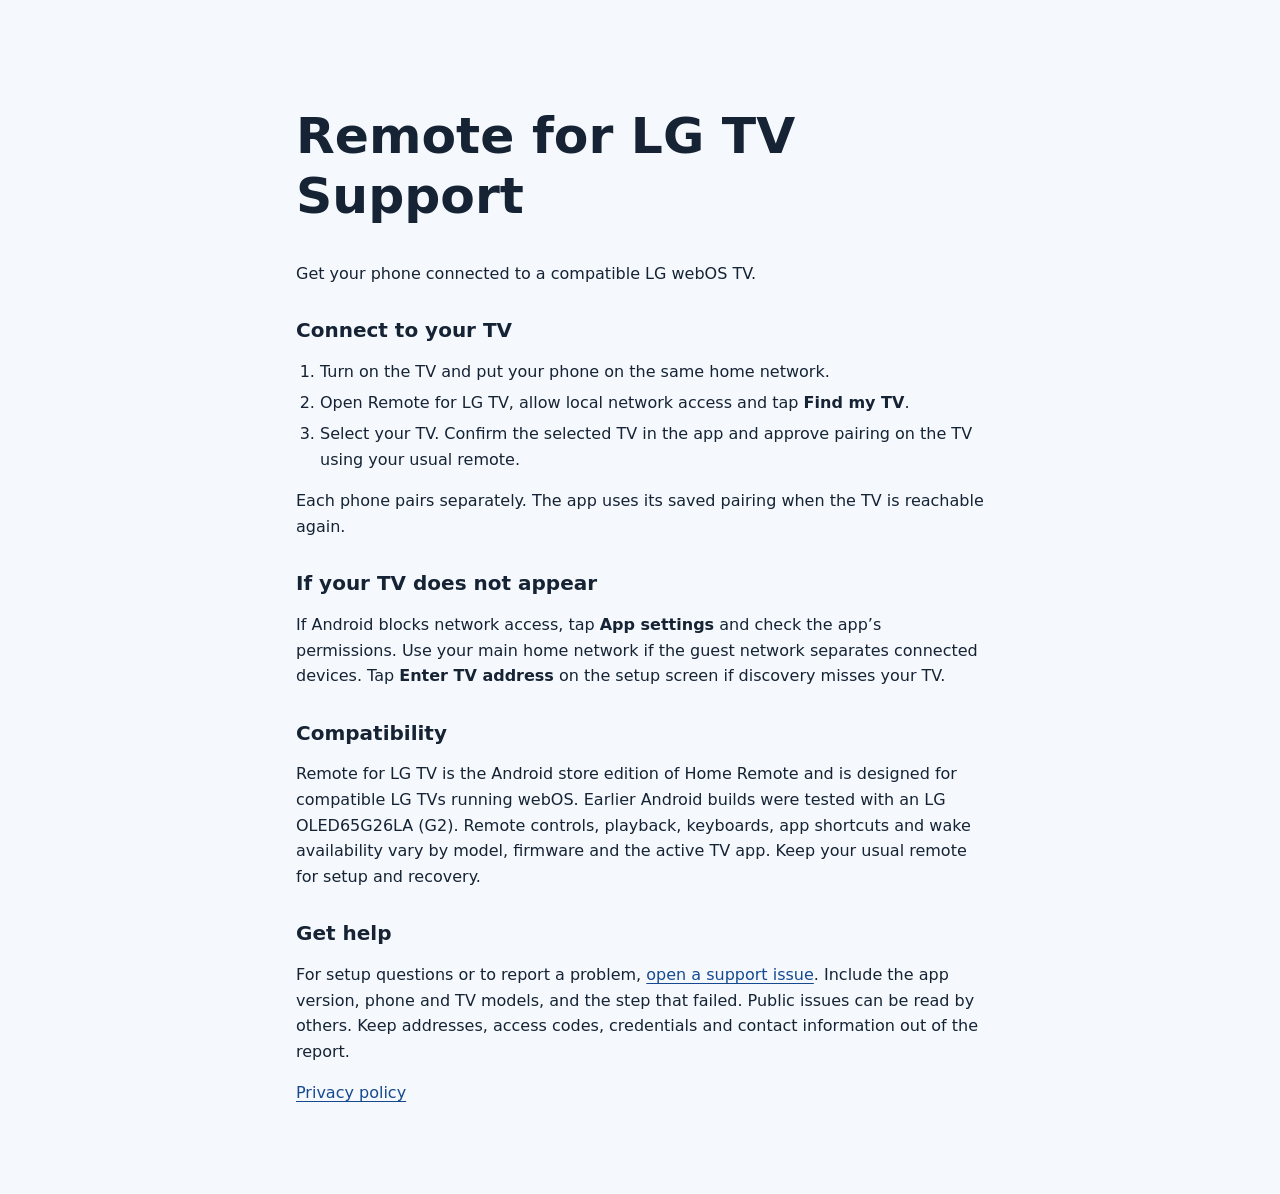
<file: docs/index.html>
<!doctype html>
<html lang="en">
<head>
  <meta charset="utf-8">
  <meta name="viewport" content="width=device-width, initial-scale=1">
  <meta name="description" content="Setup and troubleshooting for Remote for LG TV.">
  <title>Remote for LG TV Support</title>
  <link rel="stylesheet" href="site.css">
</head>
<body>
  <main>
    <h1>Remote for LG TV Support</h1>
    <p>Get your phone connected to a compatible LG webOS TV.</p>

    <h2>Connect to your TV</h2>
    <ol>
      <li>Turn on the TV and put your phone on the same home network.</li>
      <li>Open Remote for LG TV, allow local network access and tap <b>Find my TV</b>.</li>
      <li>Select your TV. Confirm the selected TV in the app and approve pairing on the TV using your usual remote.</li>
    </ol>
    <p>Each phone pairs separately. The app uses its saved pairing when the TV is reachable again.</p>

    <h2>If your TV does not appear</h2>
    <p>If Android blocks network access, tap <b>App settings</b> and check the app’s permissions. Use your main home network if the guest network separates connected devices. Tap <b>Enter TV address</b> on the setup screen if discovery misses your TV.</p>

    <h2>Compatibility</h2>
    <p>Remote for LG TV is the Android store edition of Home Remote and is designed for compatible LG TVs running webOS. Earlier Android builds were tested with an LG OLED65G26LA (G2). Remote controls, playback, keyboards, app shortcuts and wake availability vary by model, firmware and the active TV app. Keep your usual remote for setup and recovery.</p>

    <h2>Get help</h2>
    <p>For setup questions or to report a problem, <a href="https://github.com/winniepx/home-remote-releases/issues/new">open a support issue</a>. Include the app version, phone and TV models, and the step that failed. Public issues can be read by others. Keep addresses, access codes, credentials and contact information out of the report.</p>
    <p><a href="privacy.html">Privacy policy</a></p>
  </main>
</body>
</html>
</file>
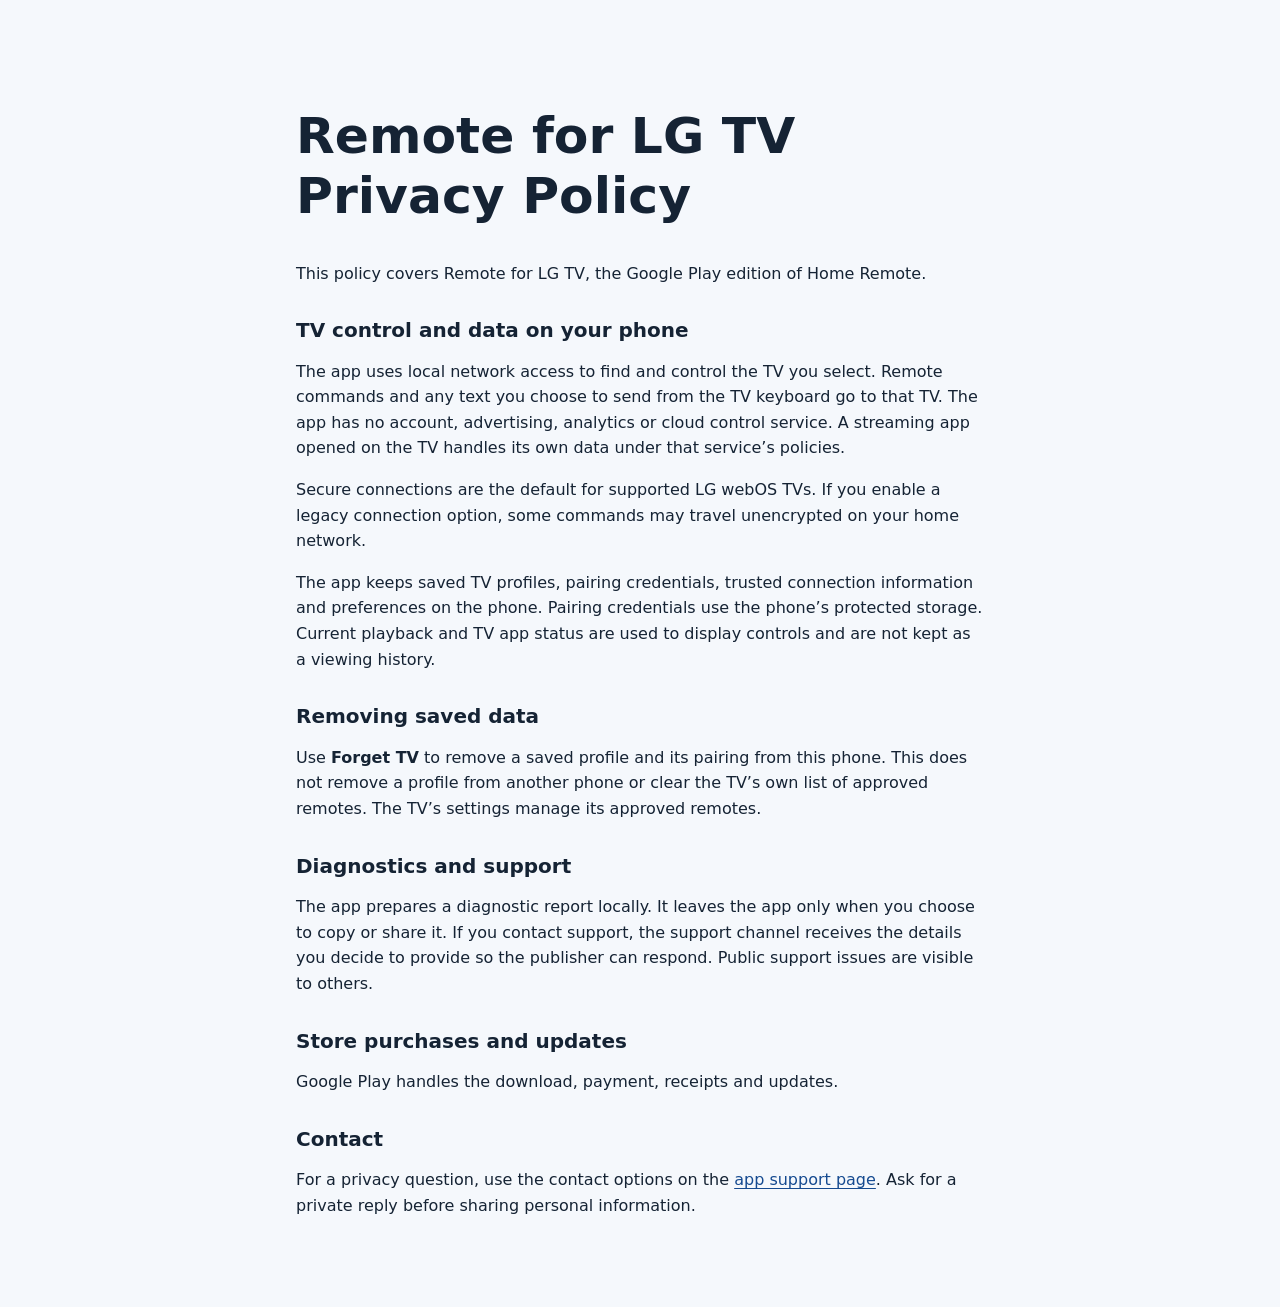
<file: docs/privacy.html>
<!doctype html>
<html lang="en">
<head>
  <meta charset="utf-8">
  <meta name="viewport" content="width=device-width, initial-scale=1">
  <title>Remote for LG TV Privacy Policy</title>
  <link rel="stylesheet" href="site.css">
</head>
<body>
  <main>
    <h1>Remote for LG TV Privacy Policy</h1>
    <p>This policy covers Remote for LG TV, the Google Play edition of Home Remote.</p>

    <h2>TV control and data on your phone</h2>
    <p>The app uses local network access to find and control the TV you select. Remote commands and any text you choose to send from the TV keyboard go to that TV. The app has no account, advertising, analytics or cloud control service. A streaming app opened on the TV handles its own data under that service’s policies.</p>
    <p>Secure connections are the default for supported LG webOS TVs. If you enable a legacy connection option, some commands may travel unencrypted on your home network.</p>
    <p>The app keeps saved TV profiles, pairing credentials, trusted connection information and preferences on the phone. Pairing credentials use the phone’s protected storage. Current playback and TV app status are used to display controls and are not kept as a viewing history.</p>

    <h2>Removing saved data</h2>
    <p>Use <b>Forget TV</b> to remove a saved profile and its pairing from this phone. This does not remove a profile from another phone or clear the TV’s own list of approved remotes. The TV’s settings manage its approved remotes.</p>

    <h2>Diagnostics and support</h2>
    <p>The app prepares a diagnostic report locally. It leaves the app only when you choose to copy or share it. If you contact support, the support channel receives the details you decide to provide so the publisher can respond. Public support issues are visible to others.</p>

    <h2>Store purchases and updates</h2>
    <p>Google Play handles the download, payment, receipts and updates.</p>

    <h2>Contact</h2>
    <p>For a privacy question, use the contact options on the <a href="index.html">app support page</a>. Ask for a private reply before sharing personal information.</p>
  </main>
</body>
</html>
</file>
<file: docs/site.css>
:root {
  color-scheme: light dark;
  font-family: system-ui, sans-serif;
  line-height: 1.6;
  color: light-dark(#152334, #eaf1fa);
  background: light-dark(#f5f8fc, #111a24);
}

main {
  max-width: 43rem;
  margin-inline: auto;
  padding: clamp(1.5rem, 5vw, 4rem);
}

h1, h2 { line-height: 1.2; }
h1 { font-size: clamp(2rem, 5vw, 3.15rem); }
h2 { margin-top: 2rem; font-size: 1.25rem; }
ol { padding-inline-start: 1.5rem; }
li + li { margin-top: 0.35rem; }
a { color: light-dark(#154a90, #9ec8ff); text-underline-offset: 0.16em; }
a:focus-visible { outline: 0.15rem solid currentColor; outline-offset: 0.2rem; }
</file>
